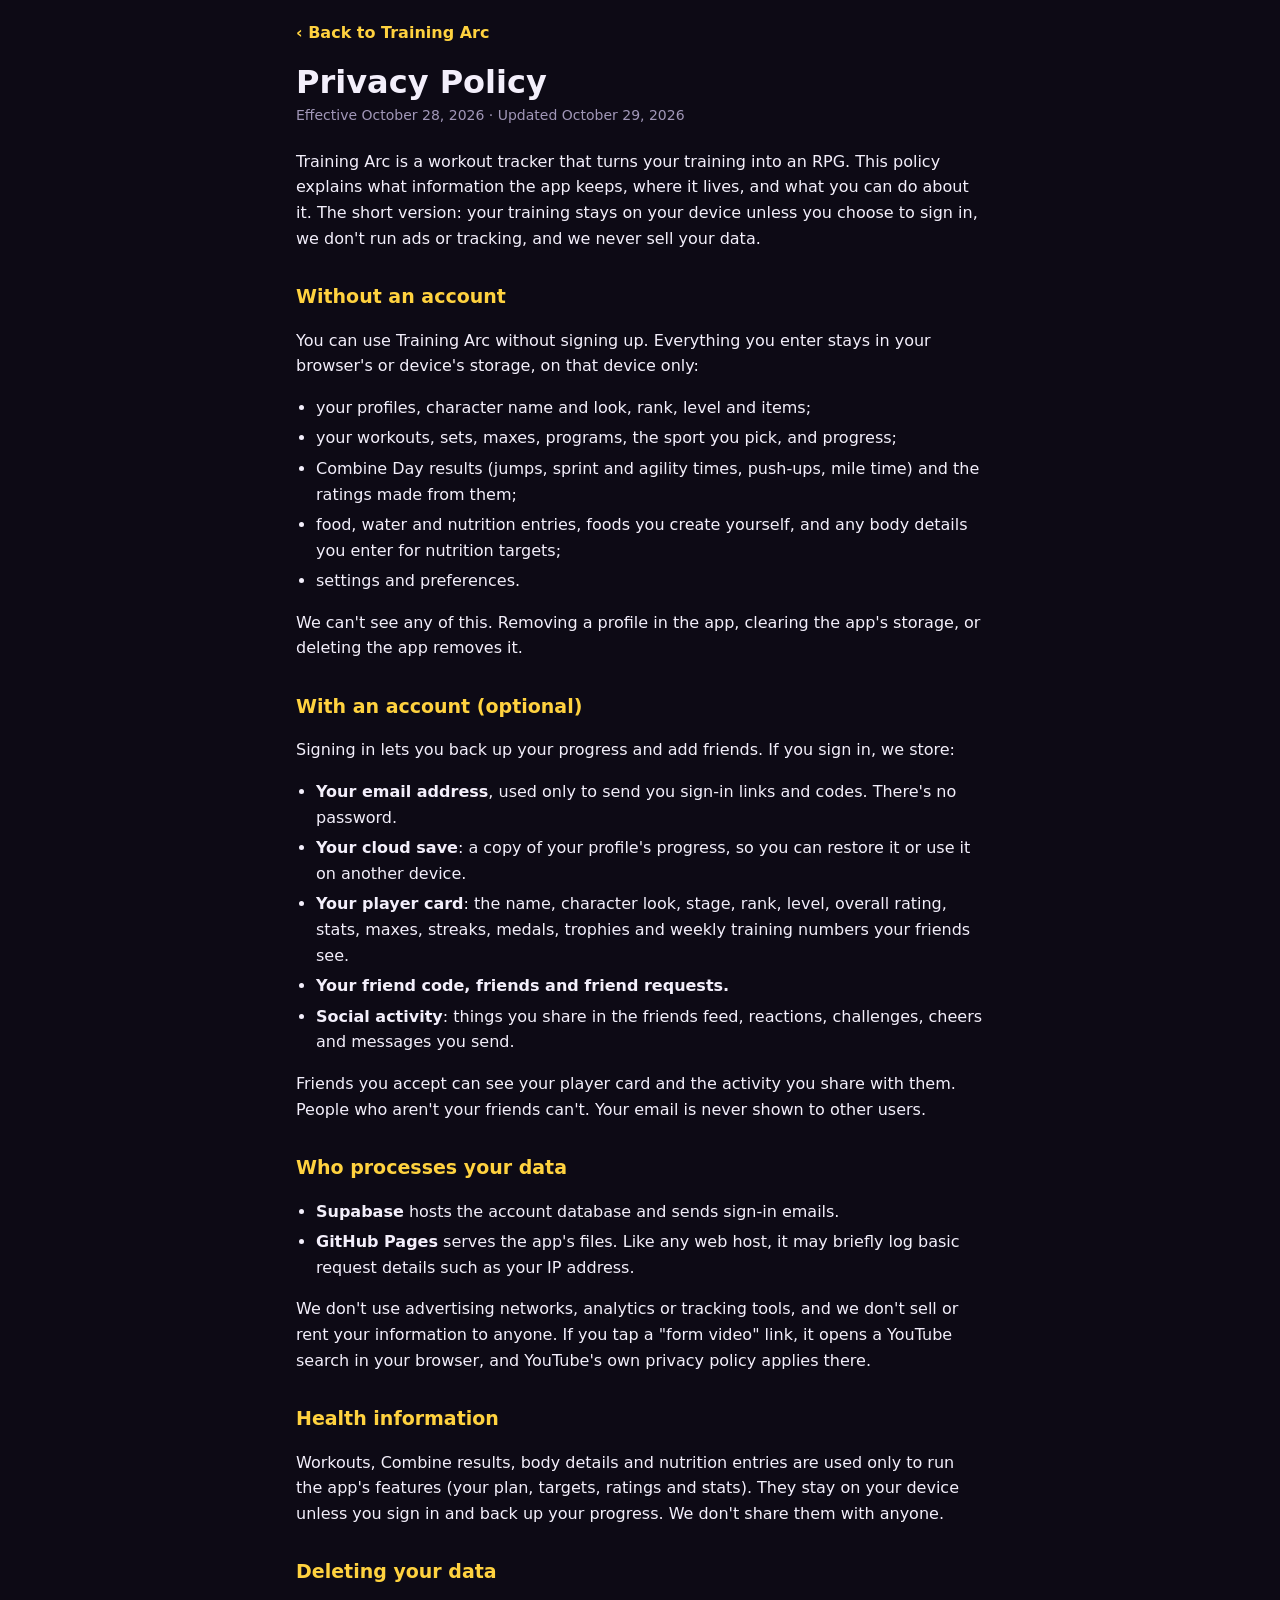
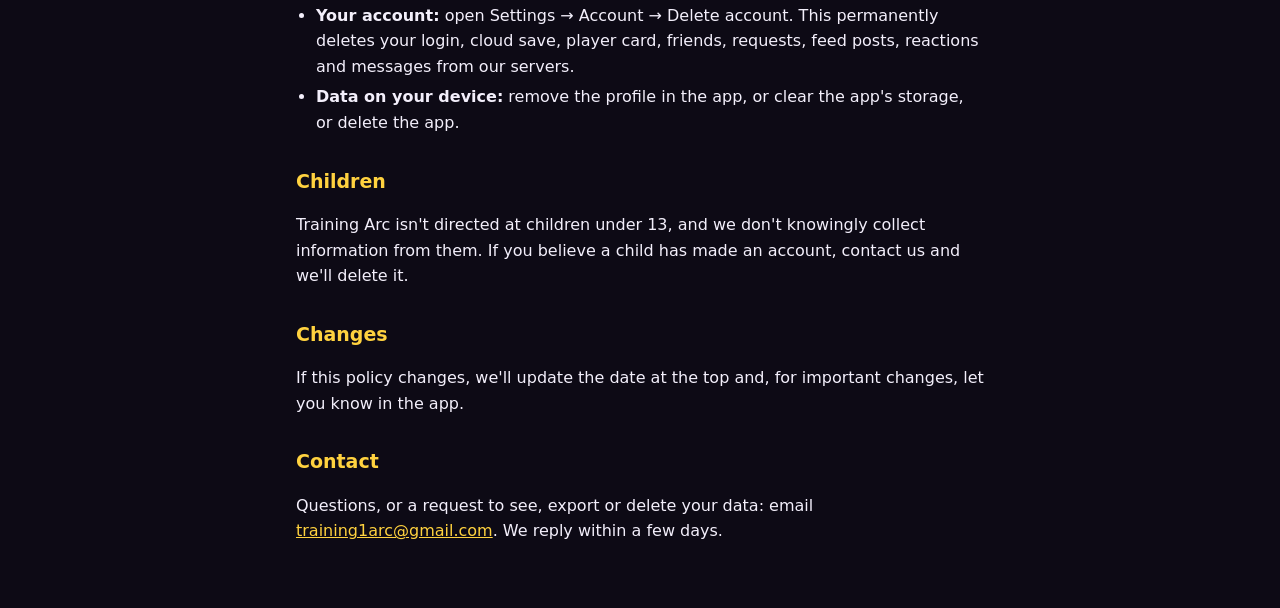
<file: legal/privacy.html>
<!doctype html>
<html lang="en">
<head>
<meta charset="utf-8">
<meta name="viewport" content="width=device-width,initial-scale=1,viewport-fit=cover">
<title>Privacy Policy · Training Arc</title>
<link rel="stylesheet" href="legal.css">
</head>
<body>
<main>
<a class="back" href="../">‹ Back to Training Arc</a>
<h1>Privacy Policy</h1>
<p class="date">Effective October 28, 2026 · Updated October 29, 2026</p>

<p>Training Arc is a workout tracker that turns your training into an RPG. This policy explains what information the app keeps, where it lives, and what you can do about it. The short version: your training stays on your device unless you choose to sign in, we don't run ads or tracking, and we never sell your data.</p>

<h2>Without an account</h2>
<p>You can use Training Arc without signing up. Everything you enter stays in your browser's or device's storage, on that device only:</p>
<ul>
<li>your profiles, character name and look, rank, level and items;</li>
<li>your workouts, sets, maxes, programs, the sport you pick, and progress;</li>
<li>Combine Day results (jumps, sprint and agility times, push-ups, mile time) and the ratings made from them;</li>
<li>food, water and nutrition entries, foods you create yourself, and any body details you enter for nutrition targets;</li>
<li>settings and preferences.</li>
</ul>
<p>We can't see any of this. Removing a profile in the app, clearing the app's storage, or deleting the app removes it.</p>

<h2>With an account (optional)</h2>
<p>Signing in lets you back up your progress and add friends. If you sign in, we store:</p>
<ul>
<li><b>Your email address</b>, used only to send you sign-in links and codes. There's no password.</li>
<li><b>Your cloud save</b>: a copy of your profile's progress, so you can restore it or use it on another device.</li>
<li><b>Your player card</b>: the name, character look, stage, rank, level, overall rating, stats, maxes, streaks, medals, trophies and weekly training numbers your friends see.</li>
<li><b>Your friend code, friends and friend requests.</b></li>
<li><b>Social activity</b>: things you share in the friends feed, reactions, challenges, cheers and messages you send.</li>
</ul>
<p>Friends you accept can see your player card and the activity you share with them. People who aren't your friends can't. Your email is never shown to other users.</p>

<h2>Who processes your data</h2>
<ul>
<li><b>Supabase</b> hosts the account database and sends sign-in emails.</li>
<li><b>GitHub Pages</b> serves the app's files. Like any web host, it may briefly log basic request details such as your IP address.</li>
</ul>
<p>We don't use advertising networks, analytics or tracking tools, and we don't sell or rent your information to anyone. If you tap a "form video" link, it opens a YouTube search in your browser, and YouTube's own privacy policy applies there.</p>

<h2>Health information</h2>
<p>Workouts, Combine results, body details and nutrition entries are used only to run the app's features (your plan, targets, ratings and stats). They stay on your device unless you sign in and back up your progress. We don't share them with anyone.</p>

<h2>Deleting your data</h2>
<ul>
<li><b>Your account:</b> open Settings → Account → Delete account. This permanently deletes your login, cloud save, player card, friends, requests, feed posts, reactions and messages from our servers.</li>
<li><b>Data on your device:</b> remove the profile in the app, or clear the app's storage, or delete the app.</li>
</ul>

<h2>Children</h2>
<p>Training Arc isn't directed at children under 13, and we don't knowingly collect information from them. If you believe a child has made an account, contact us and we'll delete it.</p>

<h2>Changes</h2>
<p>If this policy changes, we'll update the date at the top and, for important changes, let you know in the app.</p>

<h2>Contact</h2>
<p>Questions, or a request to see, export or delete your data: email <a href="mailto:training1arc@gmail.com">training1arc@gmail.com</a>. We reply within a few days.</p>
</main>
</body>
</html>
</file>
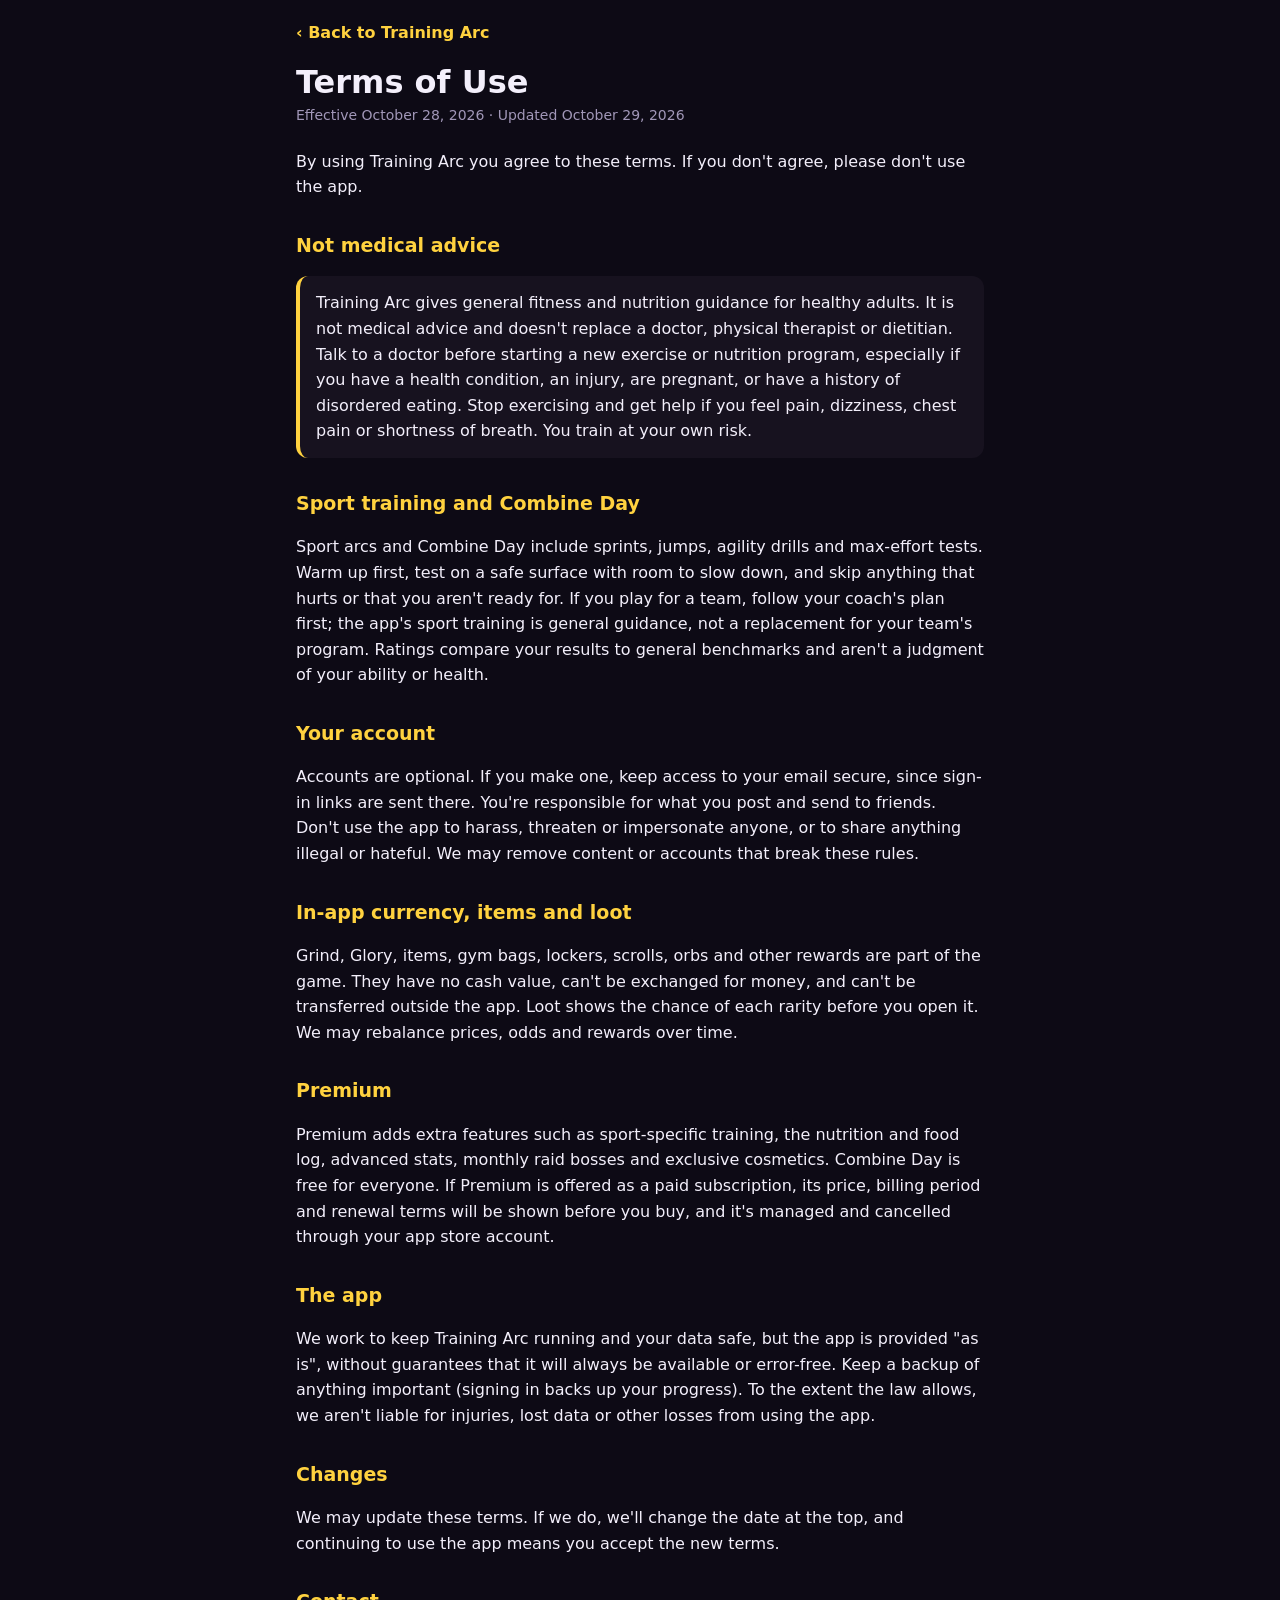
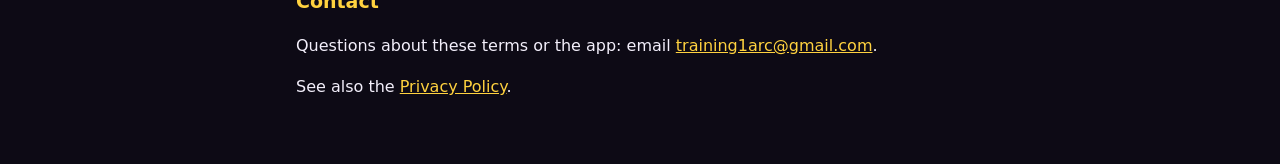
<file: legal/terms.html>
<!doctype html>
<html lang="en">
<head>
<meta charset="utf-8">
<meta name="viewport" content="width=device-width,initial-scale=1,viewport-fit=cover">
<title>Terms of Use · Training Arc</title>
<link rel="stylesheet" href="legal.css">
</head>
<body>
<main>
<a class="back" href="../">‹ Back to Training Arc</a>
<h1>Terms of Use</h1>
<p class="date">Effective October 28, 2026 · Updated October 29, 2026</p>

<p>By using Training Arc you agree to these terms. If you don't agree, please don't use the app.</p>

<h2>Not medical advice</h2>
<p class="callout">Training Arc gives general fitness and nutrition guidance for healthy adults. It is not medical advice and doesn't replace a doctor, physical therapist or dietitian. Talk to a doctor before starting a new exercise or nutrition program, especially if you have a health condition, an injury, are pregnant, or have a history of disordered eating. Stop exercising and get help if you feel pain, dizziness, chest pain or shortness of breath. You train at your own risk.</p>

<h2>Sport training and Combine Day</h2>
<p>Sport arcs and Combine Day include sprints, jumps, agility drills and max-effort tests. Warm up first, test on a safe surface with room to slow down, and skip anything that hurts or that you aren't ready for. If you play for a team, follow your coach's plan first; the app's sport training is general guidance, not a replacement for your team's program. Ratings compare your results to general benchmarks and aren't a judgment of your ability or health.</p>

<h2>Your account</h2>
<p>Accounts are optional. If you make one, keep access to your email secure, since sign-in links are sent there. You're responsible for what you post and send to friends. Don't use the app to harass, threaten or impersonate anyone, or to share anything illegal or hateful. We may remove content or accounts that break these rules.</p>

<h2>In-app currency, items and loot</h2>
<p>Grind, Glory, items, gym bags, lockers, scrolls, orbs and other rewards are part of the game. They have no cash value, can't be exchanged for money, and can't be transferred outside the app. Loot shows the chance of each rarity before you open it. We may rebalance prices, odds and rewards over time.</p>

<h2>Premium</h2>
<p>Premium adds extra features such as sport-specific training, the nutrition and food log, advanced stats, monthly raid bosses and exclusive cosmetics. Combine Day is free for everyone. If Premium is offered as a paid subscription, its price, billing period and renewal terms will be shown before you buy, and it's managed and cancelled through your app store account.</p>

<h2>The app</h2>
<p>We work to keep Training Arc running and your data safe, but the app is provided "as is", without guarantees that it will always be available or error-free. Keep a backup of anything important (signing in backs up your progress). To the extent the law allows, we aren't liable for injuries, lost data or other losses from using the app.</p>

<h2>Changes</h2>
<p>We may update these terms. If we do, we'll change the date at the top, and continuing to use the app means you accept the new terms.</p>

<h2>Contact</h2>
<p>Questions about these terms or the app: email <a href="mailto:training1arc@gmail.com">training1arc@gmail.com</a>.</p>

<p>See also the <a href="privacy.html">Privacy Policy</a>.</p>
</main>
</body>
</html>
</file>
<file: legal/legal.css>
:root{--bg:#0d0a15;--fg:#f3effb;--dim:#a197b8;--power:#ffd23f;--line:#2a2238;--surface:#17121f}
:root{color-scheme:dark}
*{box-sizing:border-box}
body{margin:0;background:var(--bg);color:var(--fg);font:16px/1.6 system-ui,-apple-system,"Segoe UI",sans-serif;-webkit-text-size-adjust:100%}
main{max-width:720px;margin:0 auto;padding:20px max(16px,env(safe-area-inset-right)) calc(48px + env(safe-area-inset-bottom)) max(16px,env(safe-area-inset-left))}
.back{display:inline-block;margin-bottom:18px;color:var(--power);font-weight:700;text-decoration:none}
h1{margin:0;font-size:32px;line-height:1.15}
h2{margin:30px 0 8px;font-size:19px;color:var(--power)}
.date{margin:4px 0 22px;color:var(--dim);font-size:14px}
p,li{color:var(--fg)}
ul{padding-left:20px}
li{margin:5px 0}
a{color:var(--power)}
.callout{padding:14px 16px;border-radius:12px;background:var(--surface);border-left:4px solid var(--power)}
.todo{color:var(--dim);font-style:italic}
</file>
